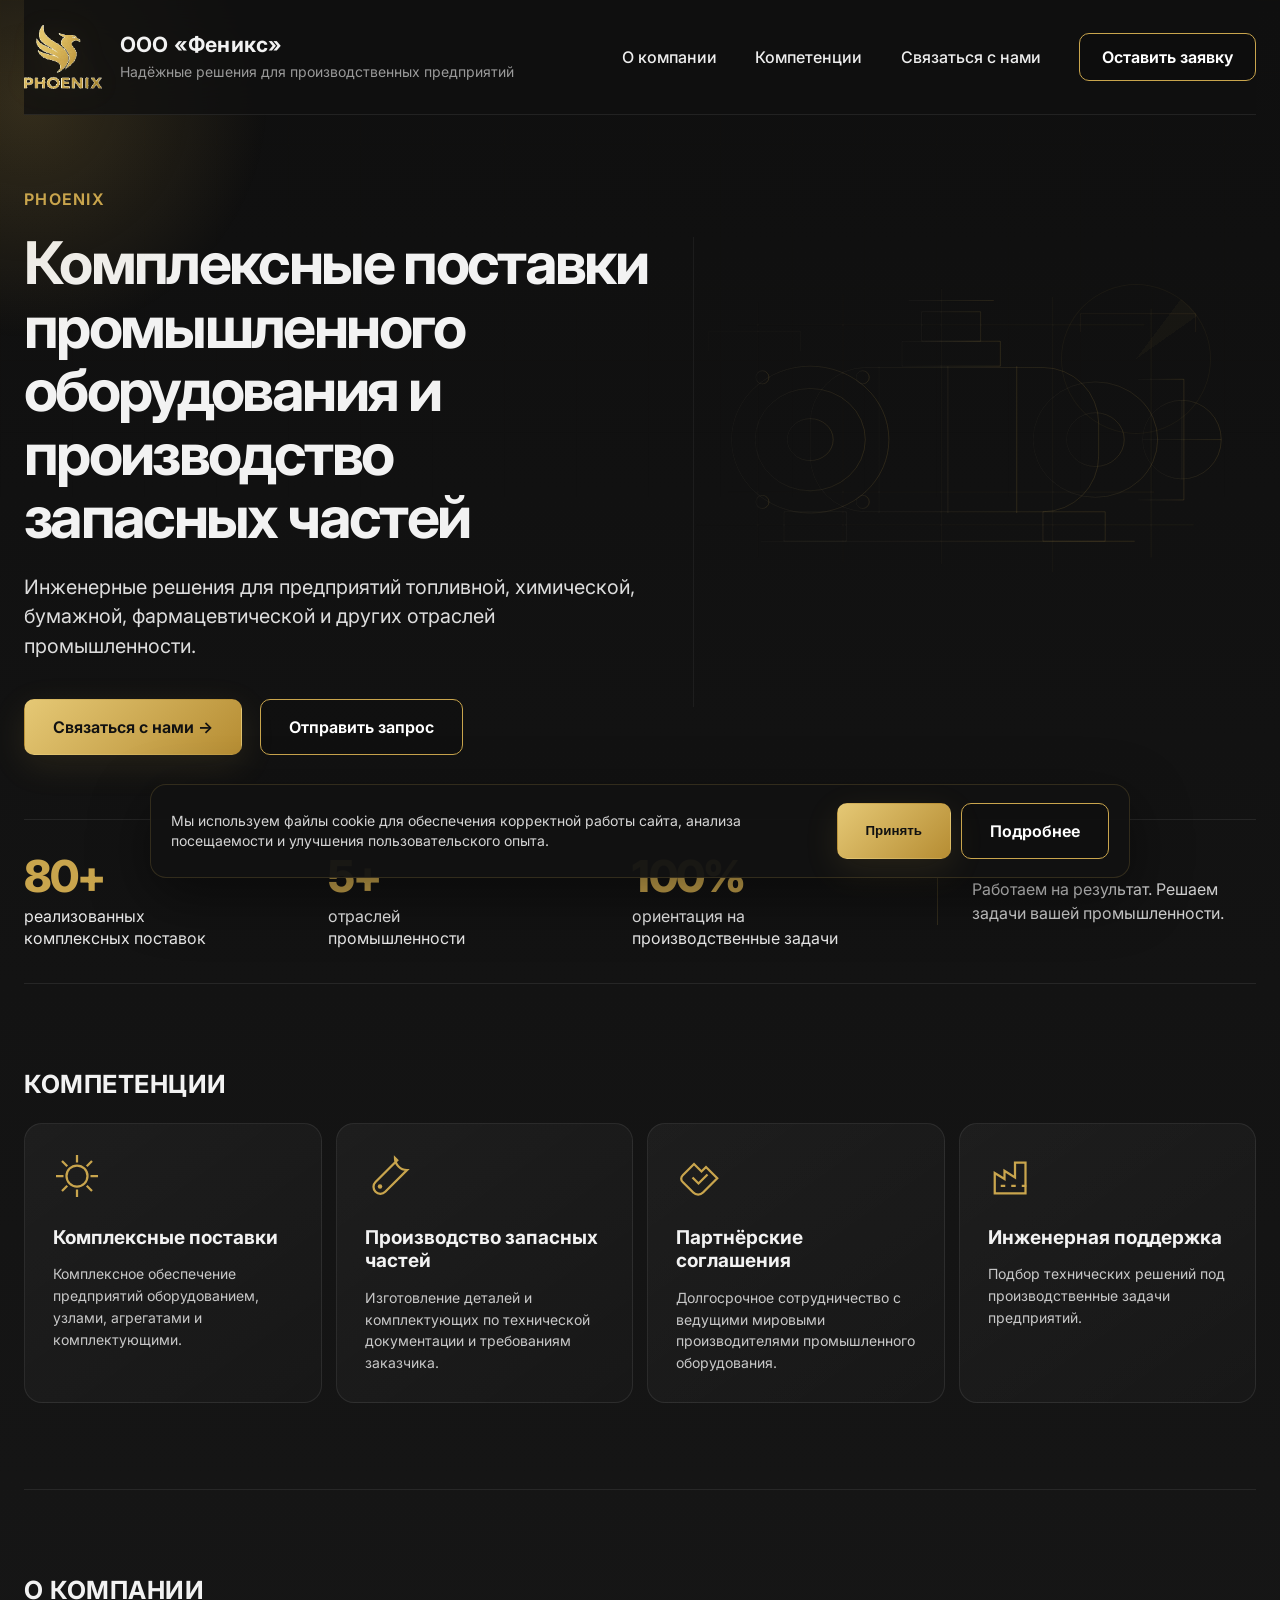
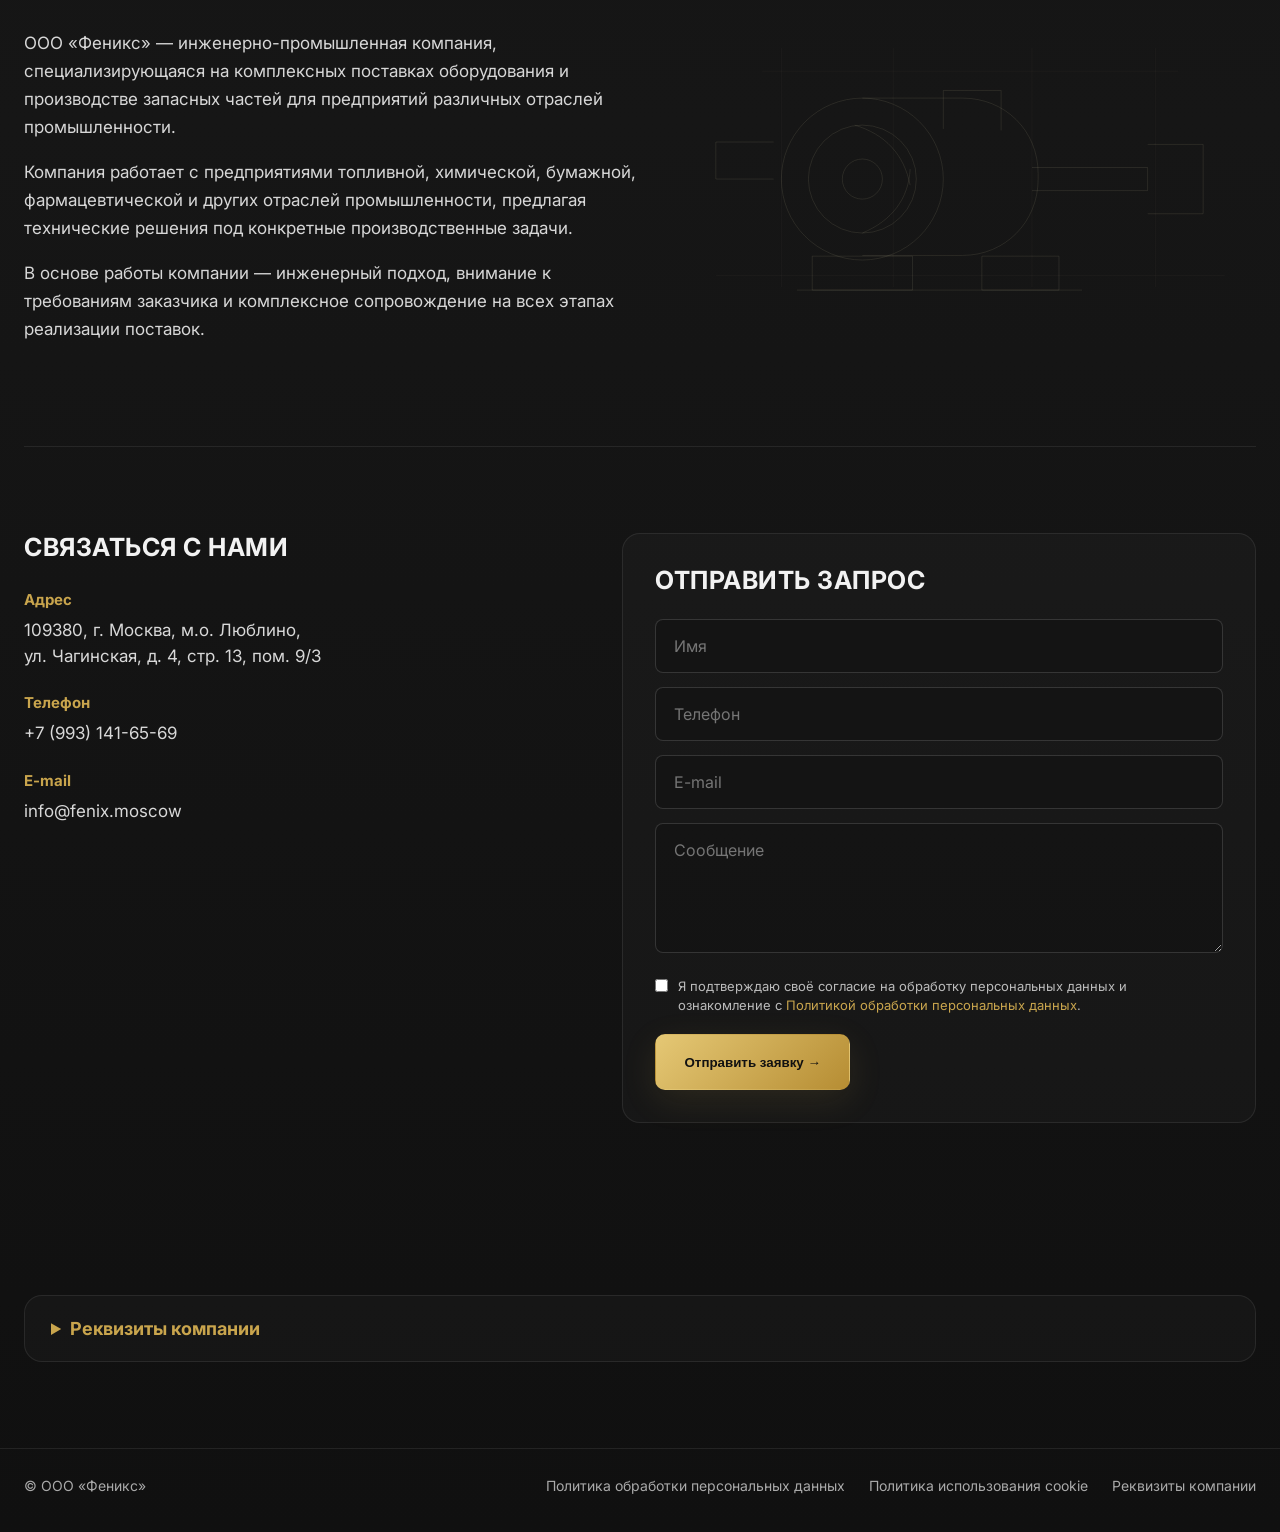
<file: index.html>
<!doctype html>
<html lang="ru">
<head>
  <meta charset="utf-8">
  <meta name="viewport" content="width=device-width, initial-scale=1">
  <title>ООО «Феникс» | Комплексные поставки промышленного оборудования и производство запасных частей</title>
  <meta name="description" content="ООО «Феникс» — инженерно-промышленная компания, специализирующаяся на комплексных поставках промышленного оборудования, производстве запасных частей и инженерной поддержке предприятий различных отраслей промышленности.">
  <link rel="icon" href="favicon.png" type="image/png">
  <link rel="preconnect" href="https://fonts.gstatic.com" crossorigin>
  <link href="https://fonts.googleapis.com/css2?family=Inter:wght@400;500;600;700;800&display=swap" rel="stylesheet">
  <link rel="stylesheet" href="css/style.css">
</head>
<body>
<div class="page">
  <div class="grid-bg"></div><div class="glow"></div>
  <header class="header container">
    <a class="brand" href="#top" aria-label="PHOENIX — ООО Феникс">
      <img src="assets/images/logo.png" alt="PHOENIX">
      <span class="brand-text"><span class="brand-company">ООО «Феникс»</span><span class="brand-slogan">Надёжные решения для производственных предприятий</span></span>
    </a>
    <nav class="nav" aria-label="Основная навигация">
      <a href="#about">О компании</a>
      <a href="#competencies">Компетенции</a>
      <a href="#contact">Связаться с нами</a>
      <a class="btn btn-secondary small-btn" href="#request">Оставить заявку</a>
    </nav>
    <button class="menu-btn" id="menuBtn" aria-label="Открыть меню" aria-expanded="false">☰</button>
    <nav class="mobile-nav" id="mobileNav" aria-label="Мобильная навигация">
      <a href="#about">О компании</a>
      <a href="#competencies">Компетенции</a>
      <a href="#contact">Связаться с нами</a>
      <a href="#request">Оставить заявку</a>
    </nav>
  </header>

  <main id="top">
    <section class="hero container">
      <div>
        <div class="eyebrow">PHOENIX</div>
        <h1>Комплексные поставки промышленного оборудования и производство запасных частей</h1>
        <p class="lead">Инженерные решения для предприятий топливной, химической, бумажной, фармацевтической и других отраслей промышленности.</p>
        <div class="actions"><a class="btn btn-primary" href="#contact">Связаться с нами →</a><a class="btn btn-secondary" href="#request">Отправить запрос</a></div>
      </div>
      <div class="drawing-wrap" aria-hidden="true"><img src="assets/drawings/compressor.svg" alt=""><div class="impeller"></div></div>
    </section>

    <section class="stats container" aria-label="Показатели компании">
      <div class="stat"><strong>80+</strong><span>реализованных<br>комплексных поставок</span></div>
      <div class="stat"><strong>5+</strong><span>отраслей<br>промышленности</span></div>
      <div class="stat"><strong>100%</strong><span>ориентация на<br>производственные задачи</span></div>
      <div class="stats-note">Работаем на результат. Решаем задачи вашей промышленности.</div>
    </section>

    <section class="section container" id="competencies">
      <h2 class="section-title">Компетенции</h2>
      <div class="competencies">
        <article class="card"><svg class="icon" viewBox="0 0 64 64" fill="none"><circle cx="32" cy="32" r="14" stroke="currentColor" stroke-width="3"/><path d="M32 4v10M32 50v10M4 32h10M50 32h10M12 12l7 7M45 45l7 7M52 12l-7 7M19 45l-7 7" stroke="currentColor" stroke-width="3"/></svg><h3>Комплексные поставки</h3><p>Комплексное обеспечение предприятий оборудованием, узлами, агрегатами и комплектующими.</p></article>
        <article class="card"><svg class="icon" viewBox="0 0 64 64" fill="none"><path d="M40 8a16 16 0 0 0 16 16L27 53a9 9 0 0 1-13-13l29-29Z" stroke="currentColor" stroke-width="3"/><circle cx="20" cy="46" r="3" fill="currentColor"/></svg><h3>Производство запасных частей</h3><p>Изготовление деталей и комплектующих по технической документации и требованиям заказчика.</p></article>
        <article class="card"><svg class="icon" viewBox="0 0 64 64" fill="none"><path d="M22 34l8 8 12-12M9 31l15-15 10 10 6-6 15 15-19 19a9 9 0 0 1-13 0L9 40a6 6 0 0 1 0-9Z" stroke="currentColor" stroke-width="3"/></svg><h3>Партнёрские соглашения</h3><p>Долгосрочное сотрудничество с ведущими мировыми производителями промышленного оборудования.</p></article>
        <article class="card"><svg class="icon" viewBox="0 0 64 64" fill="none"><path d="M9 55V28l13 8V25l14 9V14h14v41H9Z" stroke="currentColor" stroke-width="3"/><path d="M17 45h6M31 45h6M45 45h6" stroke="currentColor" stroke-width="3"/></svg><h3>Инженерная поддержка</h3><p>Подбор технических решений под производственные задачи предприятий.</p></article>
      </div>
    </section>

    <section class="section container about" id="about">
      <div><h2 class="section-title">О компании</h2><p>ООО «Феникс» — инженерно-промышленная компания, специализирующаяся на комплексных поставках оборудования и производстве запасных частей для предприятий различных отраслей промышленности.</p><p>Компания работает с предприятиями топливной, химической, бумажной, фармацевтической и других отраслей промышленности, предлагая технические решения под конкретные производственные задачи.</p><p>В основе работы компании — инженерный подход, внимание к требованиям заказчика и комплексное сопровождение на всех этапах реализации поставок.</p></div>
      <div class="pump" aria-hidden="true"></div>
    </section>

    <section class="section container contact" id="contact">
      <div><h2 class="section-title">Связаться с нами</h2><div class="contact-list"><div class="contact-item"><b>Адрес</b><span>109380, г. Москва, м.о. Люблино,<br>ул. Чагинская, д. 4, стр. 13, пом. 9/3</span></div><div class="contact-item"><b>Телефон</b><a href="tel:+79931416569">+7 (993) 141-65-69</a></div><div class="contact-item"><b>E-mail</b><a href="mailto:info@fenix.moscow">info@fenix.moscow</a></div></div></div>
      <form class="form" id="request" action="contact.php" method="post">
        <h2 class="section-title">Отправить запрос</h2>
        <input type="text" name="name" placeholder="Имя" required autocomplete="name">
        <input type="tel" name="phone" placeholder="Телефон" required autocomplete="tel">
        <input type="email" name="email" placeholder="E-mail" required autocomplete="email">
        <textarea name="message" placeholder="Сообщение" required></textarea>
        <input type="text" name="website" tabindex="-1" autocomplete="off" style="display:none">
        <label class="check"><input type="checkbox" name="agree" required> <span>Я подтверждаю своё согласие на обработку персональных данных и ознакомление с <a href="privacy-policy.html" target="_blank">Политикой обработки персональных данных</a>.</span></label>
        <button class="btn btn-primary" type="submit">Отправить заявку →</button>
      </form>
    </section>

    <section class="section container">
      <details class="details" id="requisites"><summary>Реквизиты компании</summary><div class="details-grid"><div><b>ООО «Феникс»</b></div><div>ИНН: 7708434992</div><div>КПП: 773101001</div><div>р/с: 40702810500810030384</div><div>Банк: Филиал «Центральный» Банка ВТБ (ПАО)</div><div>к/с: 30101810145250000411</div><div>БИК: 044525411</div><div>Адрес: 109380, г. Москва, м.о. Люблино, ул. Чагинская, д. 4, стр. 13, пом. 9/3</div></div></details>
    </section>
  </main>

  <footer class="footer"><div class="container footer-inner"><div>© ООО «Феникс»</div><div class="footer-links"><a href="privacy-policy.html">Политика обработки персональных данных</a><a href="cookie-policy.html">Политика использования cookie</a><a href="#requisites">Реквизиты компании</a></div></div></footer>
  <div class="cookie" id="cookieBanner"><p>Мы используем файлы cookie для обеспечения корректной работы сайта, анализа посещаемости и улучшения пользовательского опыта.</p><div class="cookie-actions"><button class="btn btn-primary" id="acceptCookie" type="button">Принять</button><a class="btn btn-secondary" href="cookie-policy.html">Подробнее</a></div></div>
</div>
<script src="js/script.js"></script>
</body>
</html>
</file>
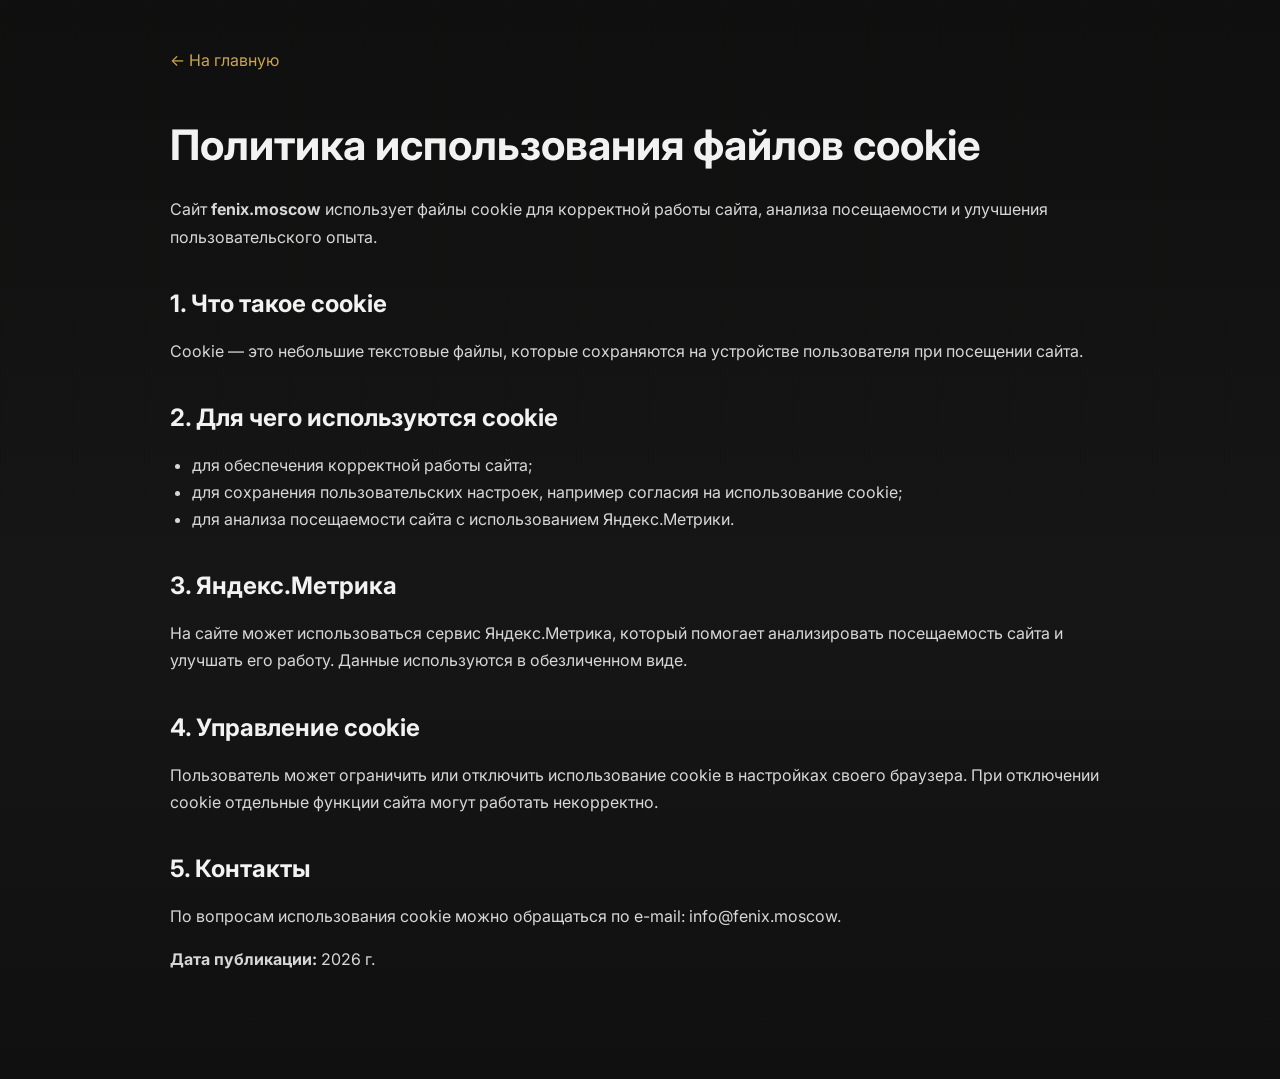
<file: cookie-policy.html>
<!doctype html><html lang="ru"><head><meta charset="utf-8"><meta name="viewport" content="width=device-width, initial-scale=1"><title>Политика использования cookie | ООО «Феникс»</title><link rel="icon" href="favicon.png" type="image/png"><link href="https://fonts.googleapis.com/css2?family=Inter:wght@400;500;600;700;800&display=swap" rel="stylesheet"><link rel="stylesheet" href="css/style.css"></head><body><div class="page"><div class="grid-bg"></div><main class="container legal-page legal"><a class="back" href="index.html">← На главную</a><h1>Политика использования файлов cookie</h1><p>Сайт <b>fenix.moscow</b> использует файлы cookie для корректной работы сайта, анализа посещаемости и улучшения пользовательского опыта.</p><h2>1. Что такое cookie</h2><p>Cookie — это небольшие текстовые файлы, которые сохраняются на устройстве пользователя при посещении сайта.</p><h2>2. Для чего используются cookie</h2><ul><li>для обеспечения корректной работы сайта;</li><li>для сохранения пользовательских настроек, например согласия на использование cookie;</li><li>для анализа посещаемости сайта с использованием Яндекс.Метрики.</li></ul><h2>3. Яндекс.Метрика</h2><p>На сайте может использоваться сервис Яндекс.Метрика, который помогает анализировать посещаемость сайта и улучшать его работу. Данные используются в обезличенном виде.</p><h2>4. Управление cookie</h2><p>Пользователь может ограничить или отключить использование cookie в настройках своего браузера. При отключении cookie отдельные функции сайта могут работать некорректно.</p><h2>5. Контакты</h2><p>По вопросам использования cookie можно обращаться по e-mail: <a href="mailto:info@fenix.moscow">info@fenix.moscow</a>.</p><p><b>Дата публикации:</b> 2026 г.</p></main></div></body></html>
</file>
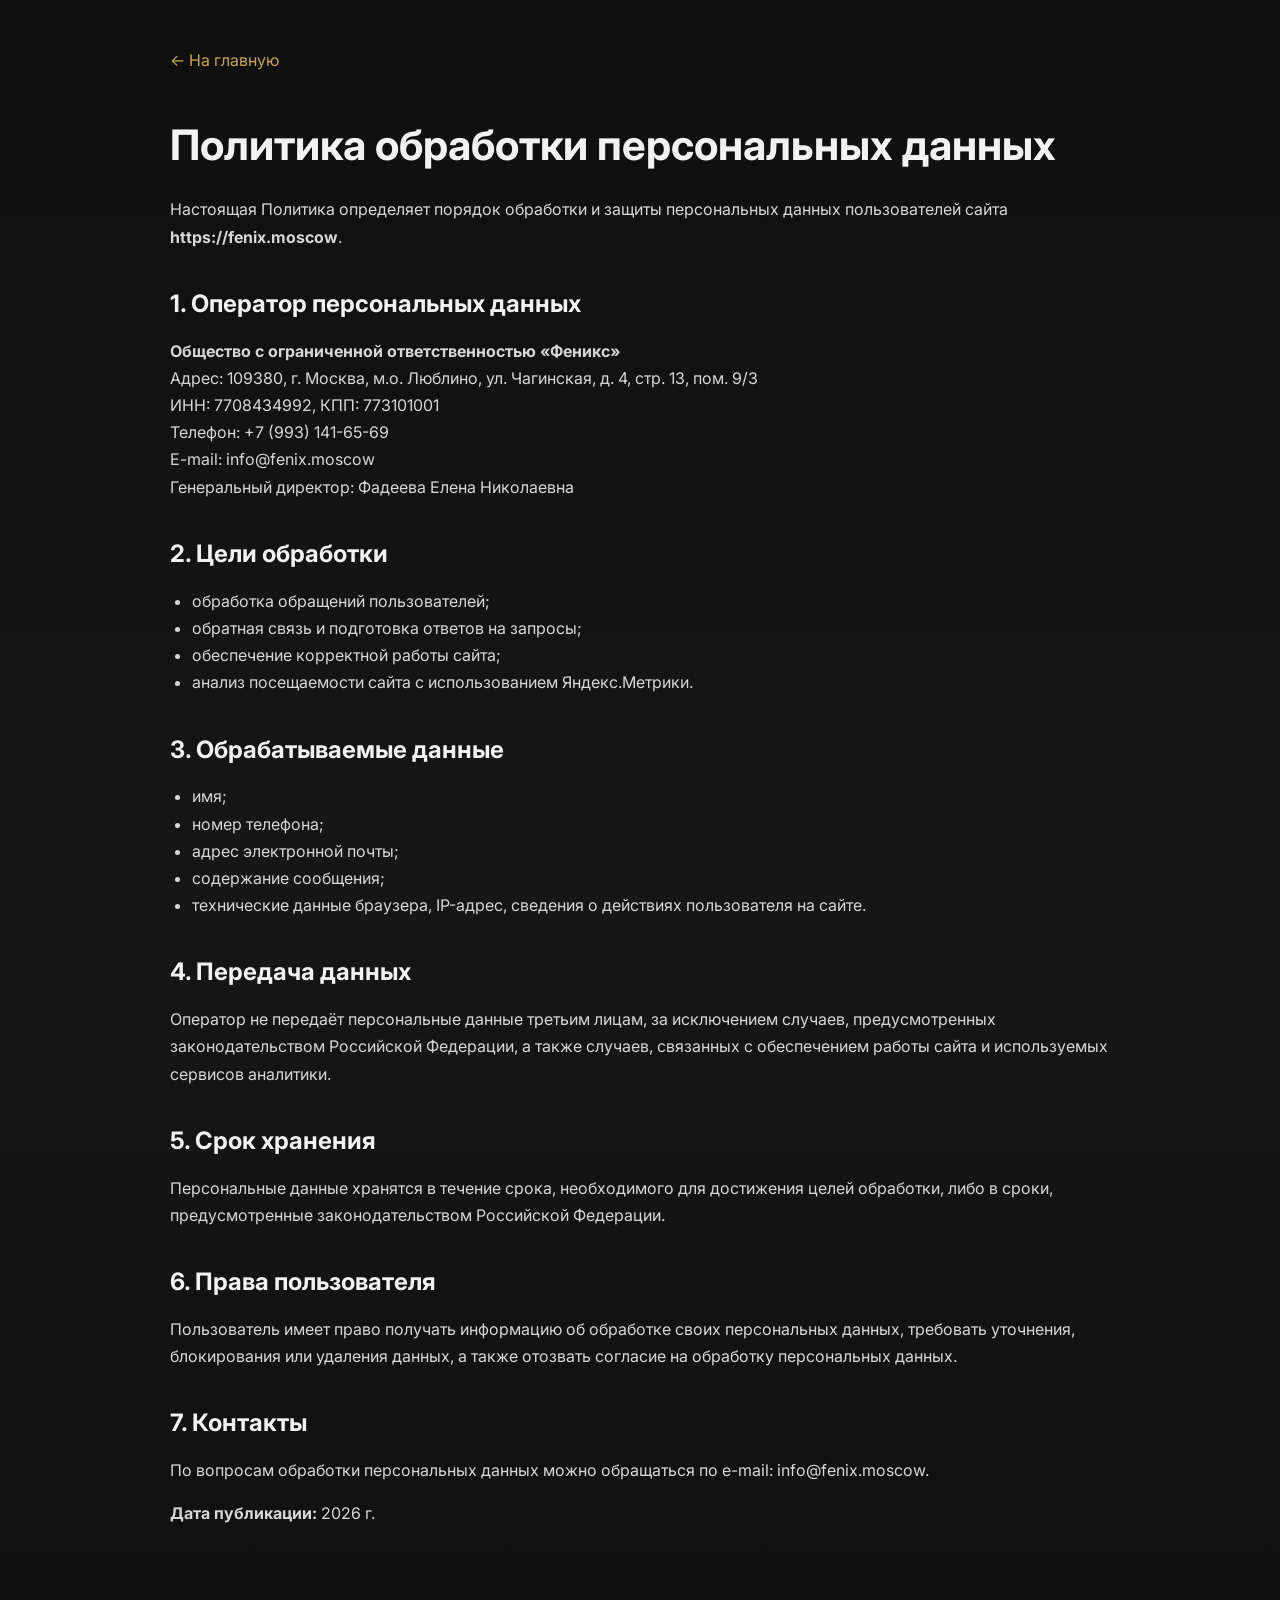
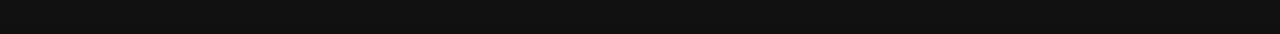
<file: privacy-policy.html>
<!doctype html><html lang="ru"><head><meta charset="utf-8"><meta name="viewport" content="width=device-width, initial-scale=1"><title>Политика обработки персональных данных | ООО «Феникс»</title><link rel="icon" href="favicon.png" type="image/png"><link href="https://fonts.googleapis.com/css2?family=Inter:wght@400;500;600;700;800&display=swap" rel="stylesheet"><link rel="stylesheet" href="css/style.css"></head><body><div class="page"><div class="grid-bg"></div><main class="container legal-page legal"><a class="back" href="index.html">← На главную</a><h1>Политика обработки персональных данных</h1><p>Настоящая Политика определяет порядок обработки и защиты персональных данных пользователей сайта <b>https://fenix.moscow</b>.</p><h2>1. Оператор персональных данных</h2><p><b>Общество с ограниченной ответственностью «Феникс»</b><br>Адрес: 109380, г. Москва, м.о. Люблино, ул. Чагинская, д. 4, стр. 13, пом. 9/3<br>ИНН: 7708434992, КПП: 773101001<br>Телефон: +7 (993) 141-65-69<br>E-mail: info@fenix.moscow<br>Генеральный директор: Фадеева Елена Николаевна</p><h2>2. Цели обработки</h2><ul><li>обработка обращений пользователей;</li><li>обратная связь и подготовка ответов на запросы;</li><li>обеспечение корректной работы сайта;</li><li>анализ посещаемости сайта с использованием Яндекс.Метрики.</li></ul><h2>3. Обрабатываемые данные</h2><ul><li>имя;</li><li>номер телефона;</li><li>адрес электронной почты;</li><li>содержание сообщения;</li><li>технические данные браузера, IP-адрес, сведения о действиях пользователя на сайте.</li></ul><h2>4. Передача данных</h2><p>Оператор не передаёт персональные данные третьим лицам, за исключением случаев, предусмотренных законодательством Российской Федерации, а также случаев, связанных с обеспечением работы сайта и используемых сервисов аналитики.</p><h2>5. Срок хранения</h2><p>Персональные данные хранятся в течение срока, необходимого для достижения целей обработки, либо в сроки, предусмотренные законодательством Российской Федерации.</p><h2>6. Права пользователя</h2><p>Пользователь имеет право получать информацию об обработке своих персональных данных, требовать уточнения, блокирования или удаления данных, а также отозвать согласие на обработку персональных данных.</p><h2>7. Контакты</h2><p>По вопросам обработки персональных данных можно обращаться по e-mail: <a href="mailto:info@fenix.moscow">info@fenix.moscow</a>.</p><p><b>Дата публикации:</b> 2026 г.</p></main></div></body></html>
</file>
<file: css/style.css>
:root{--bg:#111;--bg2:#161616;--card:#1a1a1a;--gold:#c9a54d;--gold2:#e4c46a;--text:#f2f2f2;--muted:#9a9a9a;--line:rgba(201,165,77,.18);--line2:rgba(255,255,255,.08);--max:1360px;--radius:18px}*{box-sizing:border-box}html{scroll-behavior:smooth}body{margin:0;font-family:Inter,Arial,sans-serif;background:linear-gradient(180deg,#0f0f0f,#161616 55%,#101010);color:var(--text);overflow-x:hidden}a{color:inherit;text-decoration:none}.container{width:min(var(--max),calc(100% - 48px));margin:0 auto}.page{position:relative;min-height:100vh;overflow:hidden}.grid-bg{position:fixed;inset:0;pointer-events:none;opacity:.32;background-image:linear-gradient(rgba(201,165,77,.04) 1px,transparent 1px),linear-gradient(90deg,rgba(201,165,77,.04) 1px,transparent 1px);background-size:72px 72px;mask-image:linear-gradient(to bottom,#000,transparent 85%)}.glow{position:fixed;left:-230px;top:-160px;width:520px;height:520px;border-radius:50%;background:radial-gradient(circle,rgba(201,165,77,.2),transparent 65%);pointer-events:none}.header{position:sticky;top:0;z-index:20;display:flex;align-items:center;justify-content:space-between;gap:28px;min-height:104px;padding:18px 0;border-bottom:1px solid var(--line2);backdrop-filter:blur(18px);background:rgba(16,16,16,.78)}.brand{display:flex;align-items:center;gap:18px;min-width:0;flex:0 1 500px}.brand img{width:78px;height:78px;object-fit:contain;filter:drop-shadow(0 0 15px rgba(201,165,77,.08));flex:0 0 auto}.brand-text{display:flex;flex-direction:column;min-width:0}.brand-company{font-size:21px;font-weight:700;letter-spacing:.01em;white-space:nowrap}.brand-slogan{font-size:14px;color:var(--muted);line-height:1.35;max-width:420px;margin-top:6px}.nav{display:flex;align-items:center;gap:clamp(22px,3vw,52px);font-size:16px;font-weight:500;white-space:nowrap}.nav a:not(.btn){color:#eee;transition:.2s}.nav a:not(.btn):hover{color:var(--gold)}.btn{display:inline-flex;align-items:center;justify-content:center;gap:10px;height:56px;padding:0 28px;border-radius:10px;font-weight:650;line-height:1;border:1px solid transparent;cursor:pointer;transition:.2s;white-space:nowrap}.btn-primary{background:linear-gradient(135deg,#e5c875,#b68d33);color:#111;box-shadow:0 10px 35px rgba(201,165,77,.12)}.btn-primary:hover{transform:translateY(-1px);filter:brightness(1.06)}.btn-secondary{border-color:var(--gold);color:#fff;background:rgba(0,0,0,.12)}.btn-secondary:hover{background:rgba(201,165,77,.08)}.small-btn{height:48px;padding:0 22px}.menu-btn{display:none;width:54px;height:54px;border:1px solid var(--gold);border-radius:12px;background:rgba(0,0,0,.12);color:var(--gold2);font-size:28px;line-height:1}.mobile-nav{display:none;position:absolute;top:100%;left:24px;right:24px;padding:16px;border:1px solid var(--line);border-radius:16px;background:rgba(18,18,18,.98);box-shadow:0 18px 50px rgba(0,0,0,.35)}.mobile-nav a{display:block;padding:15px;border-bottom:1px solid var(--line2)}.mobile-nav a:last-child{border-bottom:0}.mobile-nav.open{display:block}.hero{display:grid;grid-template-columns:minmax(0,1fr) minmax(420px,.9fr);gap:44px;align-items:center;min-height:690px;padding:74px 0 64px}.eyebrow{color:var(--gold);font-weight:650;letter-spacing:.08em;text-transform:uppercase;margin-bottom:22px}.hero h1{font-size:clamp(44px,4.6vw,72px);line-height:1.08;margin:0 0 24px;letter-spacing:-.045em;max-width:780px}.lead{font-size:clamp(18px,1.55vw,23px);line-height:1.48;color:#ddd;max-width:640px;margin:0 0 38px}.actions{display:flex;gap:18px;flex-wrap:wrap}.drawing-wrap{position:relative;min-height:470px;border-left:1px solid rgba(255,255,255,.05)}.drawing-wrap img{position:absolute;inset:4% 0 auto auto;width:min(720px,105%);opacity:.88;filter:drop-shadow(0 0 32px rgba(201,165,77,.08))}.impeller{position:absolute;right:8%;top:10%;width:150px;height:150px;border:1px solid rgba(201,165,77,.16);border-radius:50%;background:conic-gradient(from 8deg,transparent 0 8%,rgba(201,165,77,.12) 8% 13%,transparent 13% 25%);opacity:.35}.stats{display:grid;grid-template-columns:1fr 1fr 1fr 1.2fr;gap:38px;padding:34px 0;border-top:1px solid var(--line2);border-bottom:1px solid var(--line2)}.stat strong{display:block;color:var(--gold);font-size:44px;line-height:1;font-weight:800;letter-spacing:-.04em}.stat span{display:block;margin-top:8px;color:#e9e9e9;line-height:1.35}.stats-note{border-left:1px solid var(--line);padding-left:34px;color:#cfcfcf;line-height:1.45;align-self:center}.section{padding:86px 0}.section-title{font-size:25px;line-height:1.15;text-transform:uppercase;letter-spacing:.02em;margin:0 0 24px}.competencies{display:grid;grid-template-columns:repeat(4,1fr);gap:14px}.card{min-height:210px;border:1px solid var(--line2);border-radius:var(--radius);background:linear-gradient(145deg,rgba(255,255,255,.045),rgba(255,255,255,.015));padding:28px;transition:.22s}.card:hover{transform:translateY(-3px);border-color:rgba(201,165,77,.34)}.icon{width:48px;height:48px;color:var(--gold);margin-bottom:22px}.card h3{font-size:19px;line-height:1.24;margin:0 0 14px}.card p{font-size:14px;line-height:1.55;color:#c8c8c8;margin:0}.about{display:grid;grid-template-columns:1fr .9fr;gap:58px;align-items:center;border-top:1px solid var(--line2)}.about p{font-size:17px;line-height:1.65;color:#d7d7d7;max-width:700px}.pump{min-height:320px;background:url('../assets/drawings/pump.svg') center/contain no-repeat;opacity:.92}.contact{display:grid;grid-template-columns:.85fr 1fr;gap:60px;border-top:1px solid var(--line2)}.contact-list{display:grid;gap:24px;margin-top:28px}.contact-item{display:grid;gap:8px;color:#d8d8d8}.contact-item b{color:var(--gold);font-size:15px}.contact-item a,.contact-item span{font-size:17px;line-height:1.55}.form{border:1px solid var(--line2);border-radius:var(--radius);padding:32px;background:rgba(255,255,255,.025)}.form input,.form textarea{width:100%;margin-bottom:14px;border:1px solid rgba(255,255,255,.14);border-radius:8px;background:rgba(0,0,0,.16);color:var(--text);padding:16px 18px;font:inherit;outline:none}.form textarea{min-height:130px;resize:vertical}.form input:focus,.form textarea:focus{border-color:rgba(201,165,77,.55)}.check{display:flex;gap:10px;align-items:flex-start;font-size:13px;line-height:1.45;color:#bbb;margin:6px 0 20px}.check input{width:auto;margin:2px 0 0}.check a{color:var(--gold)}.details{border:1px solid var(--line2);border-radius:var(--radius);background:rgba(255,255,255,.025);padding:22px 26px}.details summary{cursor:pointer;font-weight:700;color:var(--gold);font-size:18px}.details-grid{display:grid;gap:12px;margin-top:20px;color:#d5d5d5;line-height:1.45}.footer{border-top:1px solid var(--line2);padding:28px 0 38px;color:#aaa;font-size:14px}.footer-inner{display:flex;gap:24px;justify-content:space-between;align-items:center;flex-wrap:wrap}.footer-links{display:flex;gap:24px;flex-wrap:wrap}.footer a:hover{color:var(--gold)}.cookie{position:fixed;left:24px;right:24px;bottom:22px;z-index:50;display:none;align-items:center;justify-content:space-between;gap:18px;max-width:980px;margin:0 auto;padding:18px 20px;border:1px solid var(--line);border-radius:16px;background:rgba(18,18,18,.96);box-shadow:0 18px 60px rgba(0,0,0,.45)}.cookie.show{display:flex}.cookie p{margin:0;color:#d5d5d5;font-size:14px;line-height:1.45}.cookie-actions{display:flex;gap:10px;flex-shrink:0}.legal-page{padding:50px 0 90px}.legal{max-width:940px}.legal h1{font-size:42px;line-height:1.1}.legal h2{margin-top:38px}.legal p,.legal li{color:#d7d7d7;line-height:1.7}.legal ul{padding-left:22px}.back{color:var(--gold);display:inline-block;margin-bottom:24px}@media (max-width:1180px){.nav{display:none}.menu-btn{display:block}.brand{flex:1}.header{min-height:94px}.brand img{width:70px;height:70px}.brand-company{font-size:19px}.brand-slogan{font-size:13px;max-width:360px}.hero{grid-template-columns:1fr;gap:26px;min-height:auto}.drawing-wrap{min-height:330px;border-left:0}.drawing-wrap img{inset:0 auto auto 50%;transform:translateX(-50%);width:min(720px,100%)}.stats{grid-template-columns:repeat(3,1fr)}.stats-note{grid-column:1/-1;border-left:0;border-top:1px solid var(--line2);padding:22px 0 0}.competencies{grid-template-columns:repeat(2,1fr)}.about,.contact{grid-template-columns:1fr}}@media (max-width:700px){.container{width:min(100% - 32px,var(--max))}.header{min-height:88px;gap:12px}.brand{gap:13px}.brand img{width:62px;height:62px}.brand-company{font-size:18px}.brand-slogan{font-size:12px;max-width:210px}.menu-btn{width:50px;height:50px}.mobile-nav{left:16px;right:16px}.hero{padding:54px 0 40px}.eyebrow{font-size:13px;margin-bottom:16px}.hero h1{font-size:38px;line-height:1.1}.lead{font-size:17px}.actions{display:grid;grid-template-columns:1fr}.btn{width:100%;height:54px}.drawing-wrap{min-height:245px}.impeller{width:90px;height:90px}.stats{grid-template-columns:1fr;gap:24px}.stat strong{font-size:42px}.section{padding:58px 0}.competencies{grid-template-columns:1fr}.card{min-height:auto}.pump{min-height:220px}.contact{gap:34px}.form{padding:24px 18px}.footer-inner{display:grid;gap:18px}.footer-links{display:grid;gap:12px}.cookie{left:12px;right:12px;bottom:12px;display:none;align-items:stretch;flex-direction:column}.cookie-actions{display:grid;grid-template-columns:1fr 1fr}.legal h1{font-size:32px}}@media (max-width:420px){.brand img{width:58px;height:58px}.brand-slogan{max-width:190px}.hero h1{font-size:34px}.brand-company{font-size:17px}}
</file>
